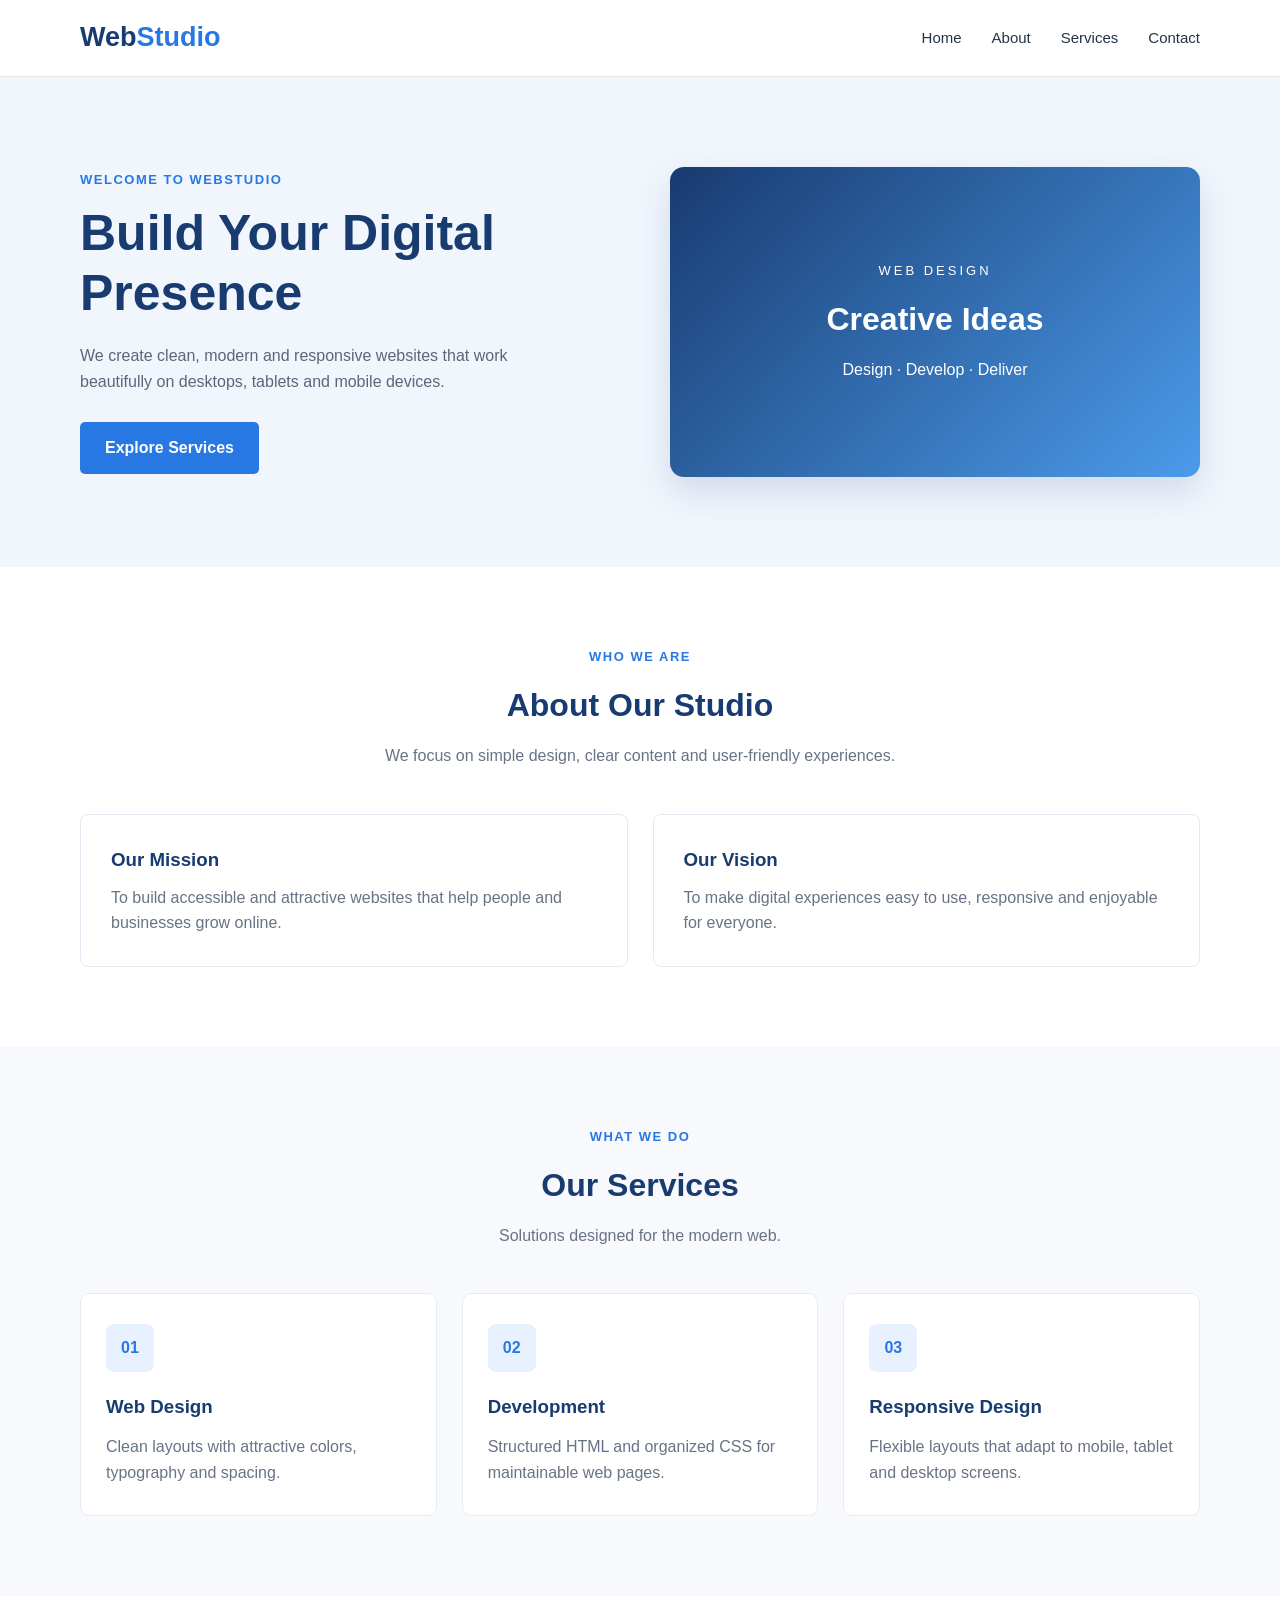
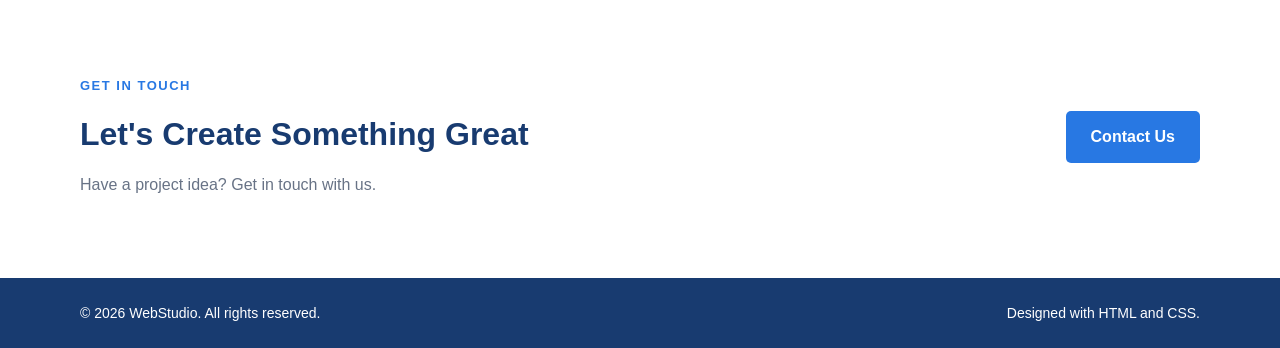
<file: week1 Task/index.html>
<!DOCTYPE html>
<html lang="en">
<head>
    <meta charset="UTF-8">
    <meta name="viewport" content="width=device-width, initial-scale=1.0">

    <title>Web Design | Week 1 Task</title>

    <link rel="stylesheet" href="style.css">
</head>

<body>

    <!-- Header -->
    <header class="header">
        <div class="container header-content">
            <h1 class="logo">Web<span>Studio</span></h1>

            <nav class="navbar">
                <a href="#home">Home</a>
                <a href="#about">About</a>
                <a href="#services">Services</a>
                <a href="#contact">Contact</a>
            </nav>
        </div>
    </header>

    <!-- Hero Section -->
    <main>
        <section class="hero" id="home">
            <div class="container hero-content">
                <div class="hero-text">
                    <p class="tagline">WELCOME TO WEBSTUDIO</p>

                    <h2>Build Your Digital Presence</h2>

                    <p>
                        We create clean, modern and responsive websites
                        that work beautifully on desktops, tablets and
                        mobile devices.
                    </p>

                    <a href="#services" class="btn">Explore Services</a>
                </div>

                <div class="hero-image">
                    <div class="image-placeholder">
                        <span>WEB DESIGN</span>
                        <h3>Creative Ideas</h3>
                        <p>Design · Develop · Deliver</p>
                    </div>
                </div>
            </div>
        </section>

        <!-- About Section -->
        <section class="about section-padding" id="about">
            <div class="container">
                <div class="section-heading">
                    <p class="tagline">WHO WE ARE</p>
                    <h2>About Our Studio</h2>
                    <p>
                        We focus on simple design, clear content and
                        user-friendly experiences.
                    </p>
                </div>

                <div class="about-content">
                    <div class="about-box">
                        <h3>Our Mission</h3>
                        <p>
                            To build accessible and attractive websites
                            that help people and businesses grow online.
                        </p>
                    </div>

                    <div class="about-box">
                        <h3>Our Vision</h3>
                        <p>
                            To make digital experiences easy to use,
                            responsive and enjoyable for everyone.
                        </p>
                    </div>
                </div>
            </div>
        </section>

        <!-- Services Section -->
        <section class="services section-padding" id="services">
            <div class="container">
                <div class="section-heading">
                    <p class="tagline">WHAT WE DO</p>
                    <h2>Our Services</h2>
                    <p>Solutions designed for the modern web.</p>
                </div>

                <div class="service-grid">
                    <article class="service-card">
                        <div class="service-icon">01</div>
                        <h3>Web Design</h3>
                        <p>
                            Clean layouts with attractive colors,
                            typography and spacing.
                        </p>
                    </article>

                    <article class="service-card">
                        <div class="service-icon">02</div>
                        <h3>Development</h3>
                        <p>
                            Structured HTML and organized CSS
                            for maintainable web pages.
                        </p>
                    </article>

                    <article class="service-card">
                        <div class="service-icon">03</div>
                        <h3>Responsive Design</h3>
                        <p>
                            Flexible layouts that adapt to mobile,
                            tablet and desktop screens.
                        </p>
                    </article>
                </div>
            </div>
        </section>

        <!-- Contact Section -->
        <section class="contact section-padding" id="contact">
            <div class="container contact-content">
                <div>
                    <p class="tagline">GET IN TOUCH</p>
                    <h2>Let's Create Something Great</h2>
                    <p>
                        Have a project idea? Get in touch with us.
                    </p>
                </div>

                <a href="mailto:hello@example.com" class="btn">
                    Contact Us
                </a>
            </div>
        </section>
    </main>

    <!-- Footer -->
    <footer class="footer">
        <div class="container footer-content">
            <p>&copy; 2026 WebStudio. All rights reserved.</p>
            <p>Designed with HTML and CSS.</p>
        </div>
    </footer>

</body>
</html>
</file>
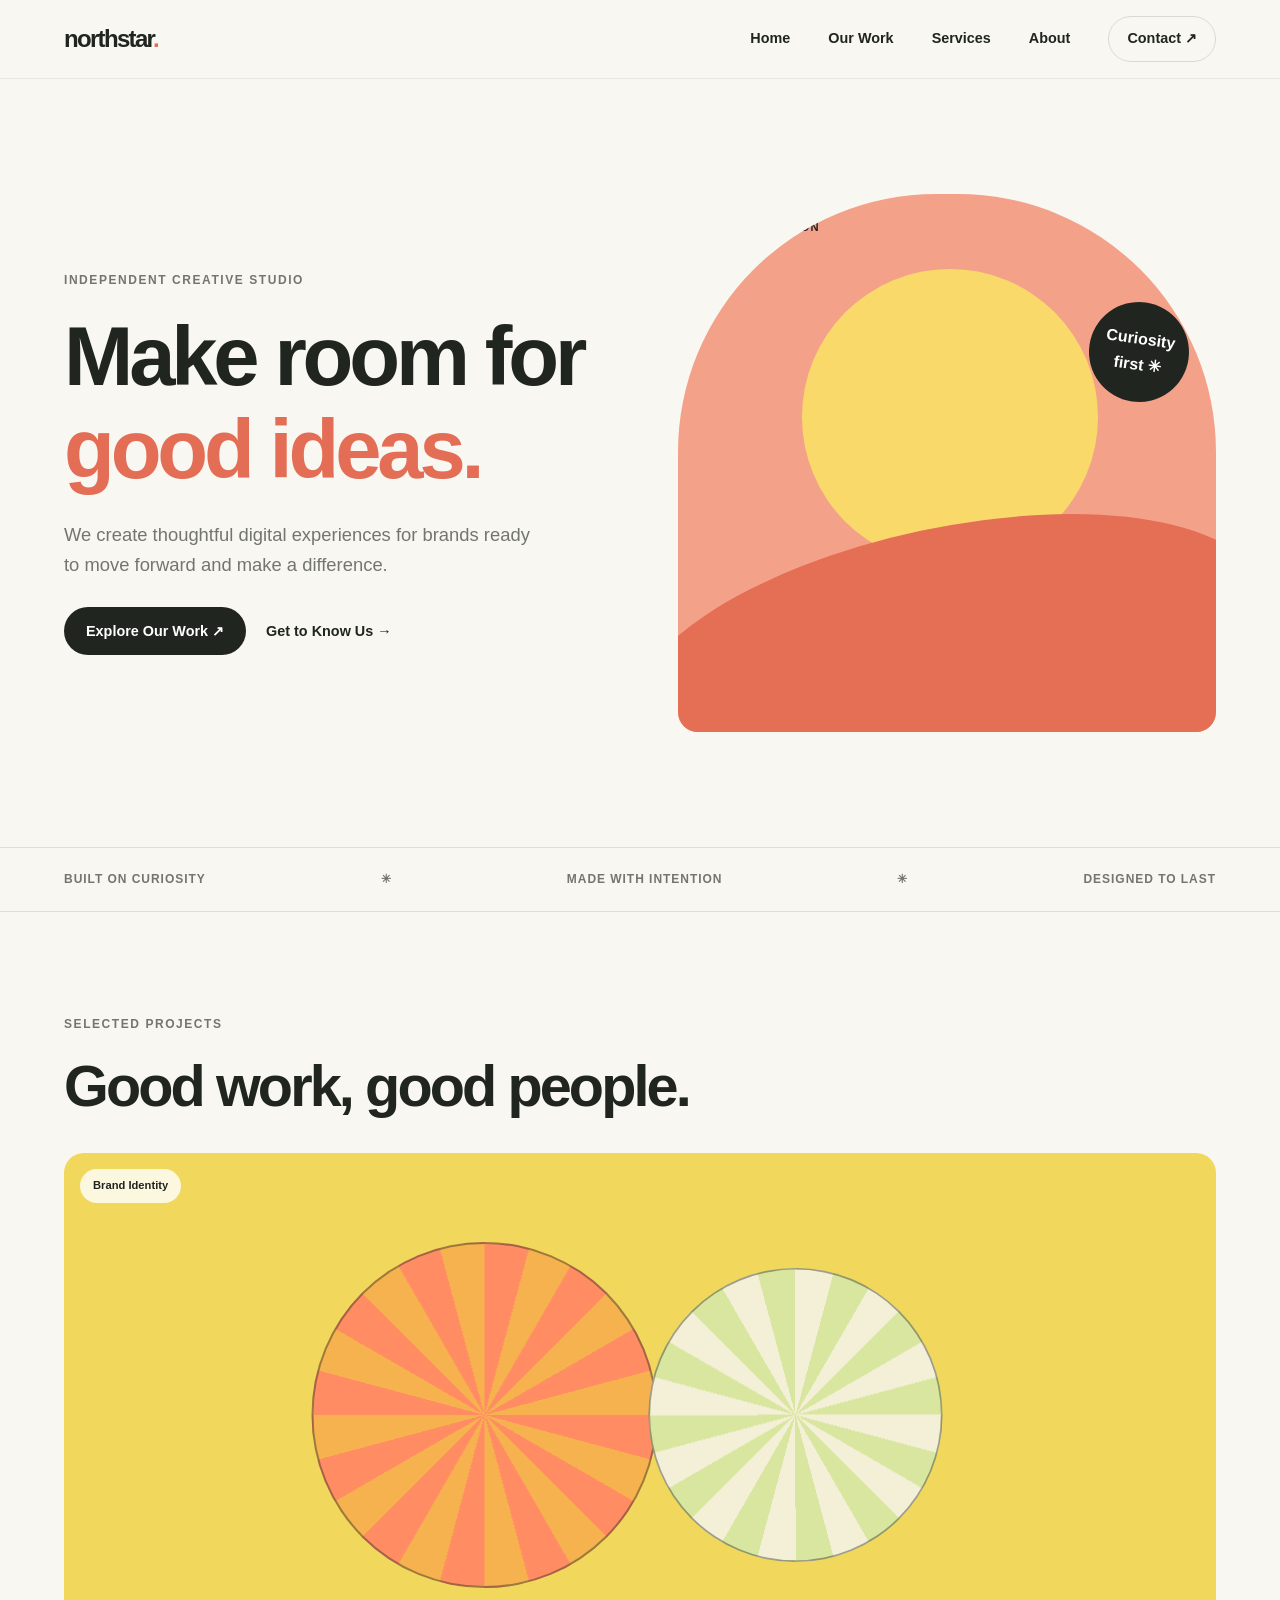
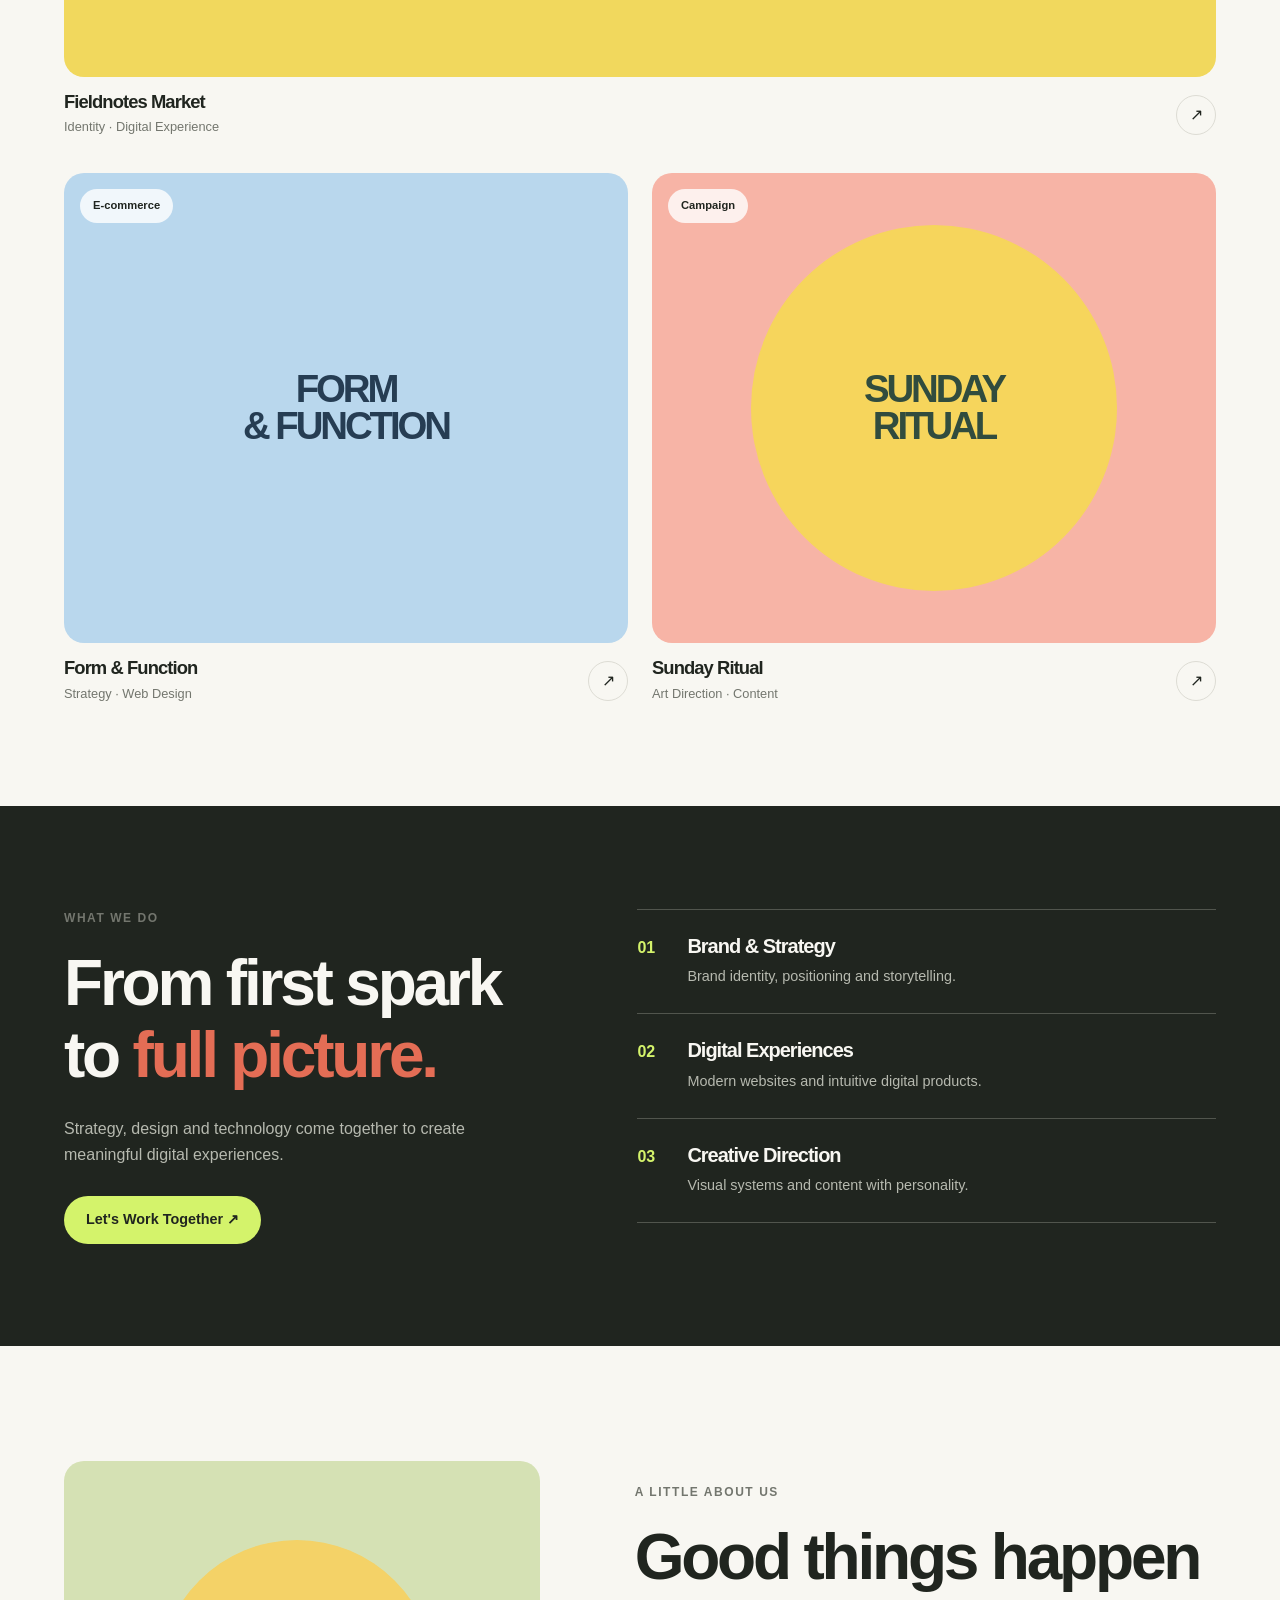
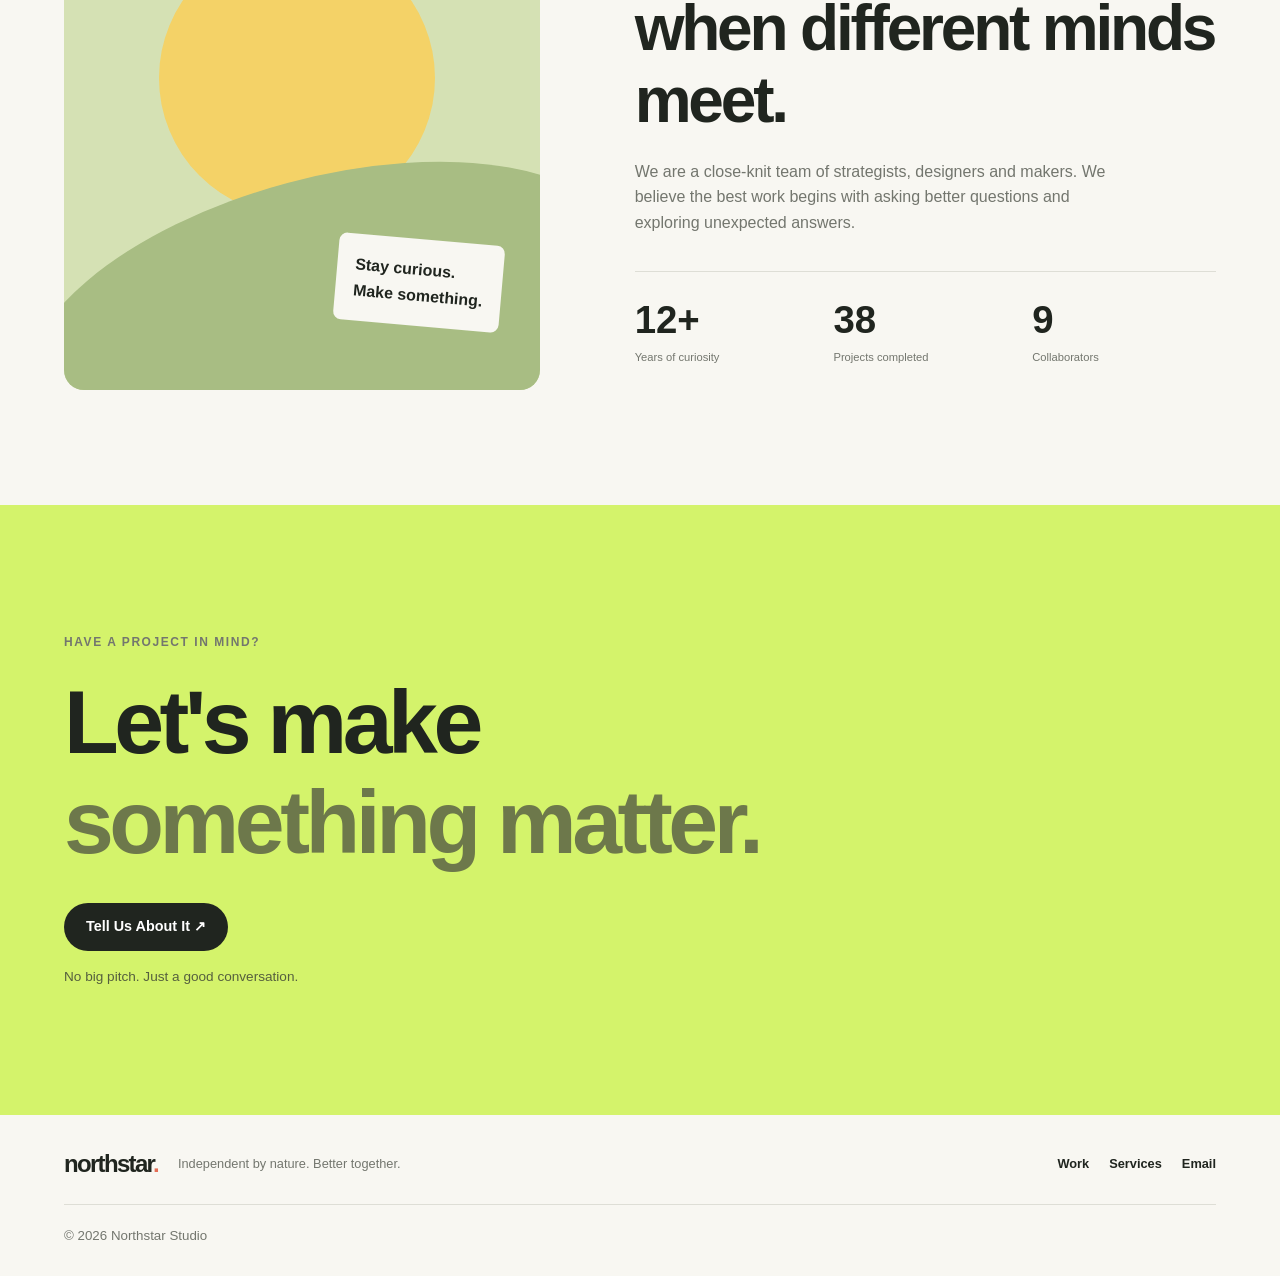
<file: week2 Task/index.html>
<!DOCTYPE html>
<html lang="en">
<head>
  <meta charset="UTF-8">
  <meta name="viewport" content="width=device-width, initial-scale=1.0">
  <meta name="description" content="A responsive creative studio website">
  <title>Northstar Studio | Responsive Website</title>
  <link rel="stylesheet" href="styles.css">
</head>
<body>

  <header class="header">
    <div class="container navbar">
      <a href="#" class="logo">northstar<span>.</span></a>

      <input type="checkbox" id="menu-toggle">
      <label for="menu-toggle" class="menu-icon">☰</label>

      <nav class="nav-links">
        <a href="#home">Home</a>
        <a href="#work">Our Work</a>
        <a href="#services">Services</a>
        <a href="#about">About</a>
        <a href="#contact" class="nav-button">Contact ↗</a>
      </nav>
    </div>
  </header>

  <main>
    <section class="hero container" id="home">
      <div class="hero-content">
        <p class="eyebrow">INDEPENDENT CREATIVE STUDIO</p>
        <h1>Make room for <span>good ideas.</span></h1>
        <p class="description">
          We create thoughtful digital experiences for brands
          ready to move forward and make a difference.
        </p>
        <div class="hero-buttons">
          <a href="#work" class="btn btn-dark">Explore Our Work ↗</a>
          <a href="#about" class="text-link">Get to Know Us →</a>
        </div>
      </div>

      <div class="hero-art" aria-label="Abstract colorful creative artwork" role="img">
        <div class="sun"></div>
        <div class="hill"></div>
        <div class="art-label">IDEAS IN MOTION</div>
        <div class="sticker">Curiosity<br>first ✳</div>
      </div>
    </section>

    <section class="values">
      <div class="container values-inner">
        <span>Built on curiosity</span>
        <span>✳</span>
        <span>Made with intention</span>
        <span>✳</span>
        <span>Designed to last</span>
      </div>
    </section>

    <section class="section container" id="work">
      <div class="section-heading">
        <div>
          <p class="eyebrow">SELECTED PROJECTS</p>
          <h2>Good work, good people.</h2>
        </div>
      </div>

      <div class="project-grid">
        <article class="project-card featured">
          <div class="project-image citrus">
            <span class="chip">Brand Identity</span>
            <div class="circle circle-one"></div>
            <div class="circle circle-two"></div>
          </div>
          <div class="project-info">
            <div>
              <h3>Fieldnotes Market</h3>
              <p>Identity · Digital Experience</p>
            </div>
            <span class="arrow">↗</span>
          </div>
        </article>

        <article class="project-card">
          <div class="project-image blue">
            <span class="chip">E-commerce</span>
            <div class="art-type">FORM<br>& FUNCTION</div>
          </div>
          <div class="project-info">
            <div>
              <h3>Form & Function</h3>
              <p>Strategy · Web Design</p>
            </div>
            <span class="arrow">↗</span>
          </div>
        </article>

        <article class="project-card">
          <div class="project-image pink">
            <span class="chip">Campaign</span>
            <div class="pink-sun"></div>
            <div class="art-type">SUNDAY<br>RITUAL</div>
          </div>
          <div class="project-info">
            <div>
              <h3>Sunday Ritual</h3>
              <p>Art Direction · Content</p>
            </div>
            <span class="arrow">↗</span>
          </div>
        </article>
      </div>
    </section>

    <section class="services" id="services">
      <div class="container services-grid">
        <div>
          <p class="eyebrow">WHAT WE DO</p>
          <h2>From first spark to <span>full picture.</span></h2>
          <p class="muted">
            Strategy, design and technology come together
            to create meaningful digital experiences.
          </p>
          <a href="#contact" class="btn btn-light">Let's Work Together ↗</a>
        </div>

        <div class="service-list">
          <article class="service">
            <span>01</span>
            <div>
              <h3>Brand & Strategy</h3>
              <p>Brand identity, positioning and storytelling.</p>
            </div>
          </article>

          <article class="service">
            <span>02</span>
            <div>
              <h3>Digital Experiences</h3>
              <p>Modern websites and intuitive digital products.</p>
            </div>
          </article>

          <article class="service">
            <span>03</span>
            <div>
              <h3>Creative Direction</h3>
              <p>Visual systems and content with personality.</p>
            </div>
          </article>
        </div>
      </div>
    </section>

    <section class="about container" id="about">
      <div class="about-art">
        <div class="about-sun"></div>
        <div class="about-hill"></div>
        <div class="about-note">Stay curious.<br>Make something.</div>
      </div>

      <div class="about-content">
        <p class="eyebrow">A LITTLE ABOUT US</p>
        <h2>Good things happen when different minds meet.</h2>
        <p class="muted">
          We are a close-knit team of strategists, designers and
          makers. We believe the best work begins with asking
          better questions and exploring unexpected answers.
        </p>

        <div class="stats">
          <div><strong>12+</strong><small>Years of curiosity</small></div>
          <div><strong>38</strong><small>Projects completed</small></div>
          <div><strong>9</strong><small>Collaborators</small></div>
        </div>
      </div>
    </section>

    <section class="contact" id="contact">
      <div class="container">
        <p class="eyebrow">HAVE A PROJECT IN MIND?</p>
        <h2>Let's make<br><span>something matter.</span></h2>
        <a href="mailto:hello@northstar.studio" class="btn btn-dark">
          Tell Us About It ↗
        </a>
        <p class="contact-note">No big pitch. Just a good conversation.</p>
      </div>
    </section>
  </main>

  <footer class="footer">
    <div class="container footer-inner">
      <a href="#" class="logo">northstar<span>.</span></a>
      <p>Independent by nature. Better together.</p>
      <div class="footer-links">
        <a href="#work">Work</a>
        <a href="#services">Services</a>
        <a href="mailto:hello@northstar.studio">Email</a>
      </div>
      <small>© 2026 Northstar Studio</small>
    </div>
  </footer>

</body>
</html>
</file>
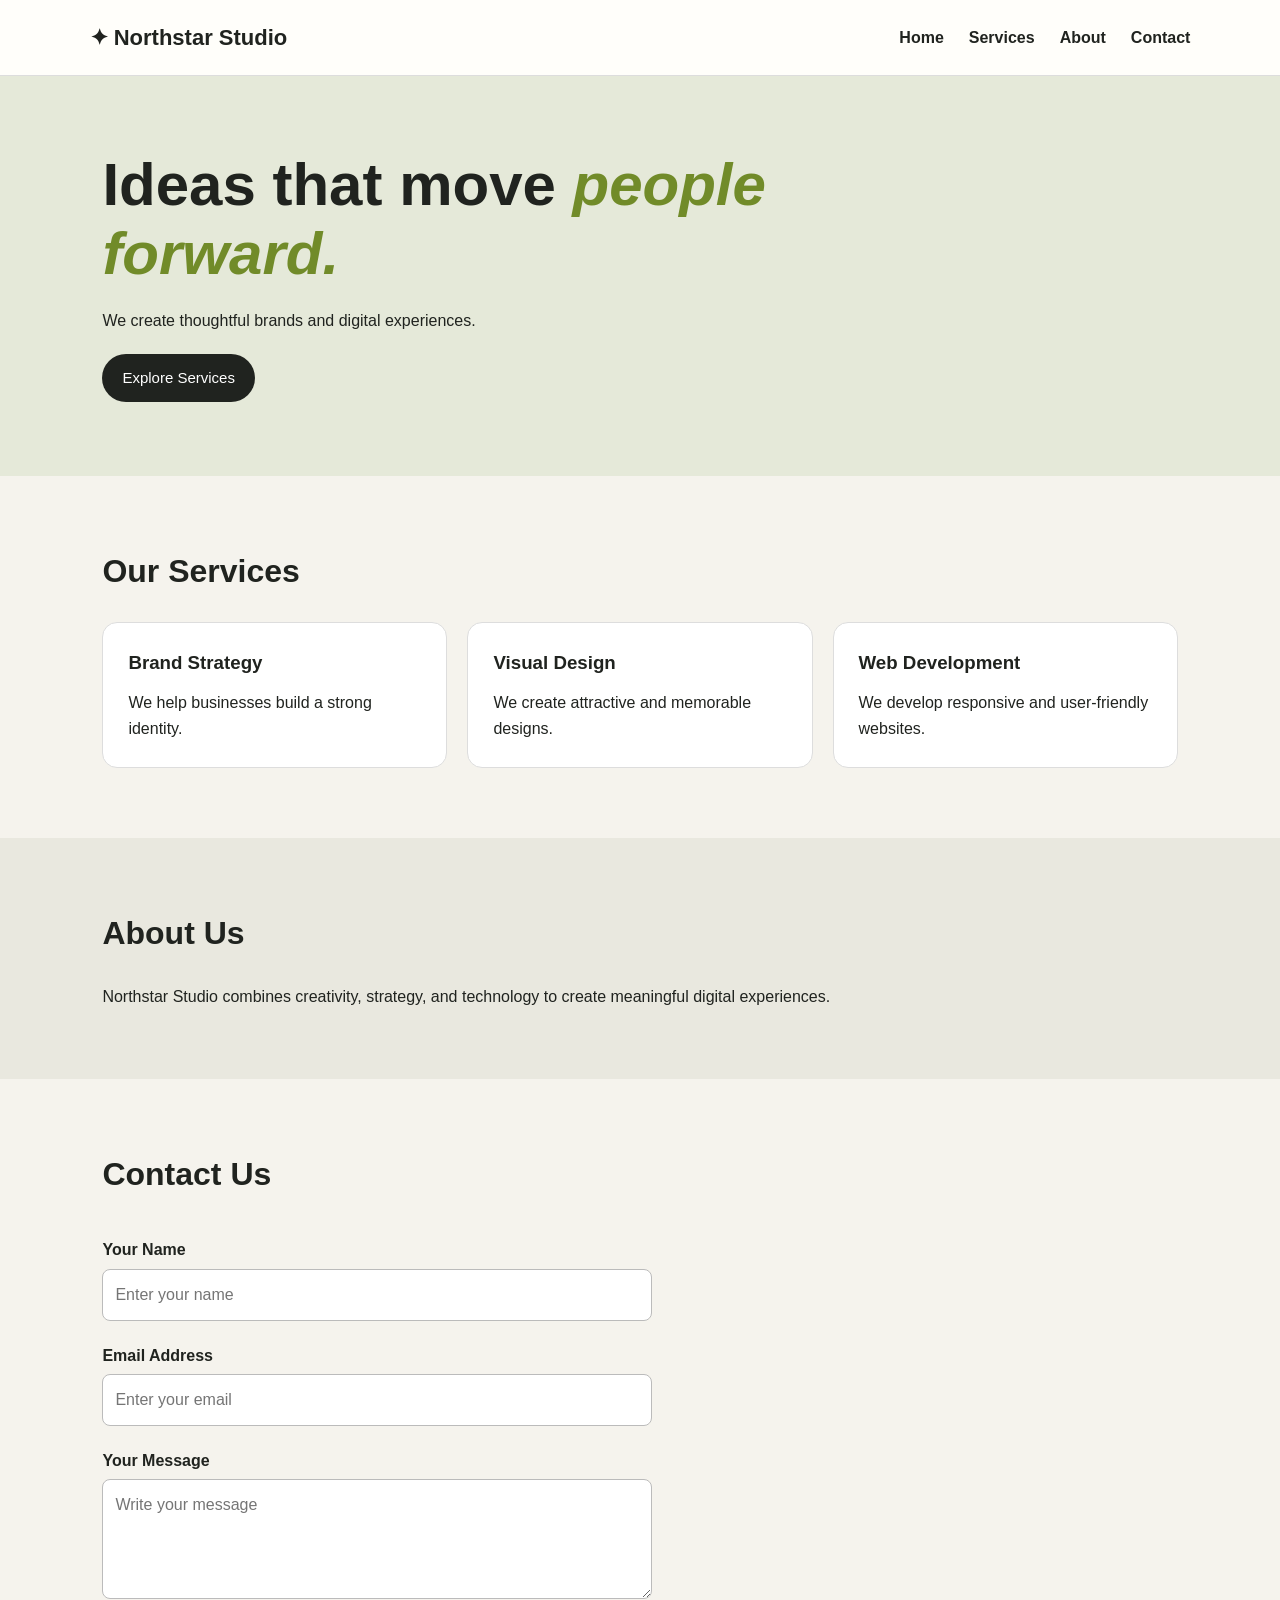
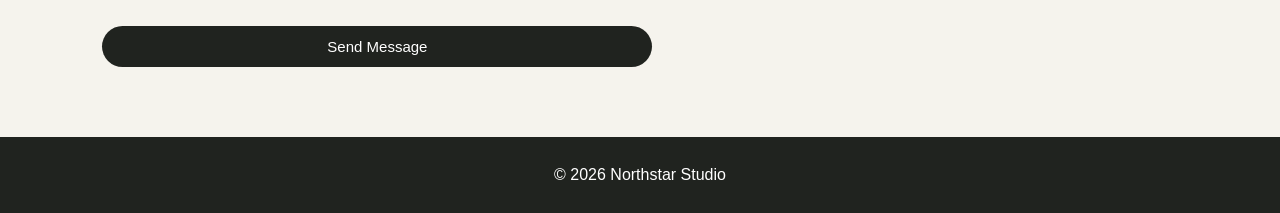
<file: week3 Task/index.html>
<!DOCTYPE html>
<html lang="en">
<head>
    <meta charset="UTF-8">
    <meta name="viewport" content="width=device-width, initial-scale=1.0">
    <title>Northstar Studio</title>
    <link rel="stylesheet" href="styles.css">
    <script src="script.js" defer></script>
</head>
<body>

    <header>
        <h2>✦ Northstar Studio</h2>
        <button id="menu-toggle" aria-expanded="false">
            ☰ Menu
        </button>

        <nav id="primary-nav">
            <a href="#home">Home</a>
            <a href="#services">Services</a>
            <a href="#about">About</a>
            <a href="#contact">Contact</a>
        </nav>
    </header>

    <main>
        <section id="home" class="hero">
            <h1>Ideas that move <em>people forward.</em></h1>
            <p>We create thoughtful brands and digital experiences.</p>
            <a href="#services" class="button">Explore Services</a>
        </section>

        <section id="services">
            <h2>Our Services</h2>
            <div class="cards">
                <article class="card">
                    <h3>Brand Strategy</h3>
                    <p>We help businesses build a strong identity.</p>
                </article>
                <article class="card">
                    <h3>Visual Design</h3>
                    <p>We create attractive and memorable designs.</p>
                </article>
                <article class="card">
                    <h3>Web Development</h3>
                    <p>We develop responsive and user-friendly websites.</p>
                </article>
            </div>
        </section>

        <section id="about">
            <h2>About Us</h2>
            <p>Northstar Studio combines creativity, strategy,
               and technology to create meaningful digital experiences.</p>
        </section>

        <section id="contact">
            <h2>Contact Us</h2>

            <form id="contact-form" novalidate>
                <label for="name">Your Name</label>
                <input type="text" id="name" placeholder="Enter your name">

                <label for="email">Email Address</label>
                <input type="email" id="email" placeholder="Enter your email">

                <label for="message">Your Message</label>
                <textarea id="message" placeholder="Write your message"></textarea>

                <p id="form-message" aria-live="polite"></p>

                <button type="submit" class="button">
                    Send Message
                </button>
            </form>
        </section>
    </main>

    <footer>
        <p>© <span id="current-year"></span> Northstar Studio</p>
    </footer>

</body>
</html>
</file>
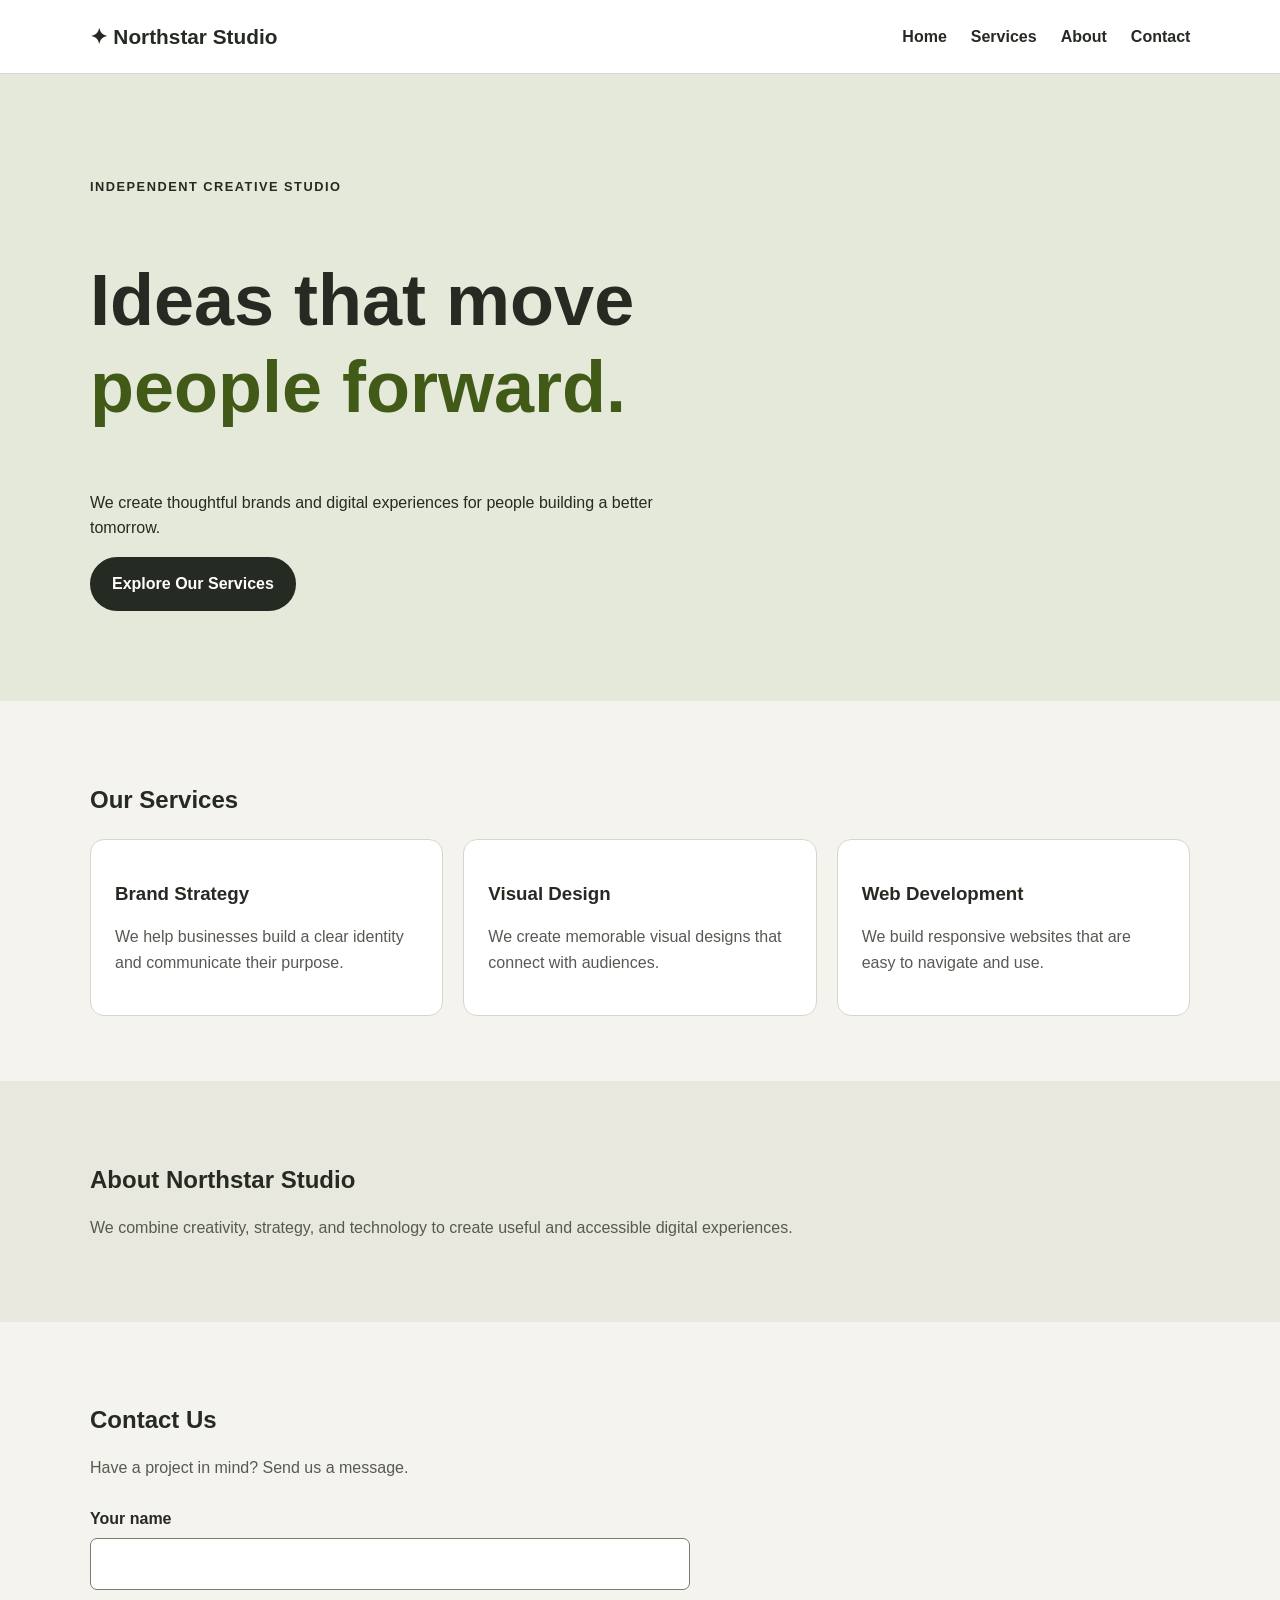
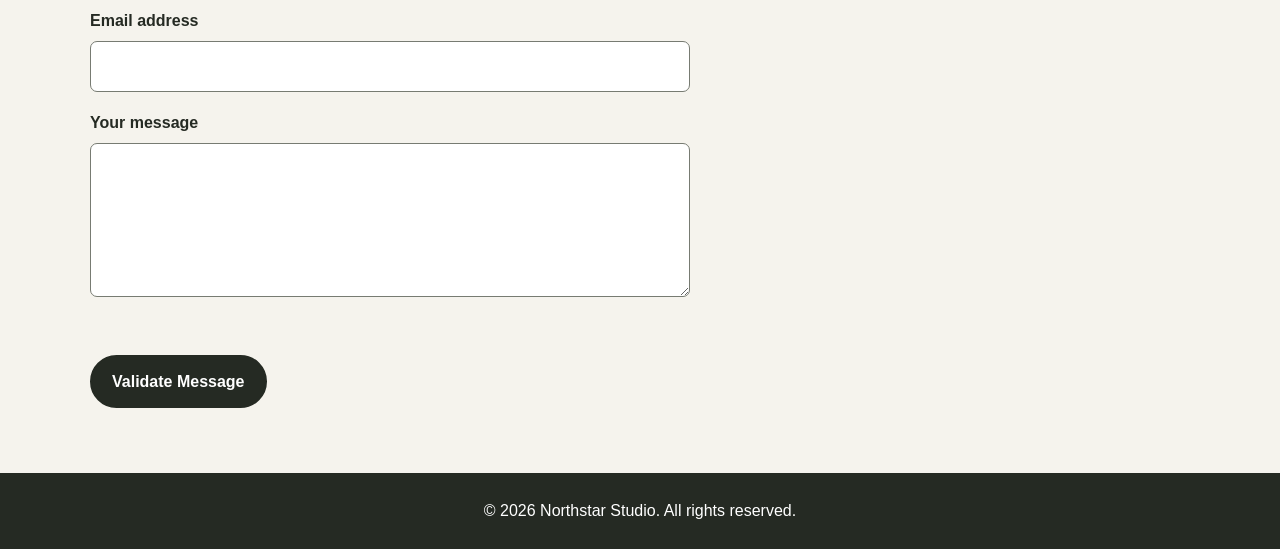
<file: week4 Task/index.html>
<!DOCTYPE html>
<html lang="en">
<head>
    <meta charset="UTF-8">
    <meta name="viewport" content="width=device-width, initial-scale=1.0">

    <meta name="description"
          content="Northstar Studio creates thoughtful brands and accessible digital experiences.">

    <title>Northstar Studio | Creative Agency</title>

    <link rel="stylesheet" href="styles.css">
</head>

<body>
    <a class="skip-link" href="#main-content">Skip to main content</a>

    <header class="site-header">
        <a class="logo" href="#home" aria-label="Northstar Studio home">
            ✦ Northstar Studio
        </a>

        <nav aria-label="Main navigation">
            <ul class="nav-list">
                <li><a href="#home">Home</a></li>
                <li><a href="#services">Services</a></li>
                <li><a href="#about">About</a></li>
                <li><a href="#contact">Contact</a></li>
            </ul>
        </nav>
    </header>

    <main id="main-content">
        <section class="hero" id="home" aria-labelledby="hero-title">
            <div class="container">
                <p class="eyebrow">Independent Creative Studio</p>
                <h1 id="hero-title">
                    Ideas that move <span>people forward.</span>
                </h1>
                <p>
                    We create thoughtful brands and digital experiences
                    for people building a better tomorrow.
                </p>
                <a class="button" href="#services">Explore Our Services</a>
            </div>
        </section>

        <section class="section container" id="services"
                 aria-labelledby="services-title">
            <h2 id="services-title">Our Services</h2>

            <div class="service-grid">
                <article class="card">
                    <h3>Brand Strategy</h3>
                    <p>
                        We help businesses build a clear identity
                        and communicate their purpose.
                    </p>
                </article>

                <article class="card">
                    <h3>Visual Design</h3>
                    <p>
                        We create memorable visual designs
                        that connect with audiences.
                    </p>
                </article>

                <article class="card">
                    <h3>Web Development</h3>
                    <p>
                        We build responsive websites that are
                        easy to navigate and use.
                    </p>
                </article>
            </div>
        </section>

        <section class="about section" id="about"
                 aria-labelledby="about-title">
            <div class="container">
                <h2 id="about-title">About Northstar Studio</h2>
                <p>
                    We combine creativity, strategy, and technology
                    to create useful and accessible digital experiences.
                </p>
            </div>
        </section>

        <section class="section container" id="contact"
                 aria-labelledby="contact-title">
            <h2 id="contact-title">Contact Us</h2>
            <p>Have a project in mind? Send us a message.</p>

            <form id="contact-form">
                <div class="form-group">
                    <label for="name">Your name</label>
                    <input
                        type="text"
                        id="name"
                        name="name"
                        autocomplete="name"
                        required
                        minlength="2"
                    >
                </div>

                <div class="form-group">
                    <label for="email">Email address</label>
                    <input
                        type="email"
                        id="email"
                        name="email"
                        autocomplete="email"
                        required
                    >
                </div>

                <div class="form-group">
                    <label for="message">Your message</label>
                    <textarea
                        id="message"
                        name="message"
                        rows="5"
                        required
                        minlength="10"
                    ></textarea>
                </div>

                <p id="form-feedback" role="status" aria-live="polite"></p>

                <button class="button" type="submit">
                    Validate Message
                </button>
            </form>
        </section>
    </main>

    <footer class="site-footer">
        <p>
            © <span id="current-year">2026</span>
            Northstar Studio. All rights reserved.
        </p>
    </footer>

    <script src="script.js" defer></script>
</body>
</html>
</file>
<file: week1 Task/style.css>
/* ---------- Global Styles ---------- */

* {
    margin: 0;
    padding: 0;
    box-sizing: border-box;
}

html {
    scroll-behavior: smooth;
}

body {
    font-family: Arial, Helvetica, sans-serif;
    line-height: 1.6;
    color: #263248;
    background-color: #ffffff;
}

.container {
    width: 90%;
    max-width: 1120px;
    margin: 0 auto;
}

a {
    text-decoration: none;
}

.section-padding {
    padding: 80px 0;
}

/* ---------- Header ---------- */

.header {
    background-color: #ffffff;
    border-bottom: 1px solid #e5e7eb;
}

.header-content {
    min-height: 76px;
    display: flex;
    align-items: center;
    justify-content: space-between;
    gap: 24px;
}

.logo {
    font-size: 27px;
    color: #183b70;
}

.logo span {
    color: #2878e3;
}

.navbar {
    display: flex;
    align-items: center;
    gap: 30px;
}

.navbar a {
    color: #263248;
    font-size: 15px;
    transition: color 0.3s ease;
}

.navbar a:hover {
    color: #2878e3;
}

/* ---------- Hero Section ---------- */

.hero {
    background-color: #f1f6fd;
    padding: 90px 0;
}

.hero-content {
    display: grid;
    grid-template-columns: 1fr 1fr;
    align-items: center;
    gap: 60px;
}

.tagline {
    color: #2878e3;
    font-size: 13px;
    font-weight: bold;
    letter-spacing: 1.5px;
    margin-bottom: 12px;
}

.hero h2 {
    font-size: clamp(34px, 4vw, 50px);
    line-height: 1.2;
    margin-bottom: 20px;
    color: #183b70;
}

.hero-text > p:not(.tagline) {
    max-width: 480px;
    color: #5c6678;
    margin-bottom: 28px;
}

.btn {
    display: inline-block;
    padding: 13px 25px;
    background-color: #2878e3;
    color: #ffffff;
    border-radius: 5px;
    font-weight: bold;
    transition: background-color 0.3s ease;
}

.btn:hover {
    background-color: #183b70;
}

.image-placeholder {
    min-height: 310px;
    border-radius: 14px;
    background: linear-gradient(135deg, #183b70, #4b9bea);
    display: flex;
    flex-direction: column;
    align-items: center;
    justify-content: center;
    text-align: center;
    color: #ffffff;
    padding: 30px;
    box-shadow: 0 15px 35px rgba(24, 59, 112, 0.15);
}

.image-placeholder span {
    font-size: 13px;
    letter-spacing: 3px;
}

.image-placeholder h3 {
    font-size: 32px;
    margin: 12px 0;
}

/* ---------- Section Headings ---------- */

.section-heading {
    text-align: center;
    max-width: 600px;
    margin: 0 auto 45px;
}

.section-heading h2,
.contact h2 {
    color: #183b70;
    font-size: 32px;
    margin-bottom: 12px;
}

.section-heading > p:last-child {
    color: #687386;
}

/* ---------- About Section ---------- */

.about-content {
    display: grid;
    grid-template-columns: repeat(2, 1fr);
    gap: 25px;
}

.about-box {
    padding: 30px;
    border: 1px solid #e3e9f2;
    border-radius: 8px;
    background-color: #ffffff;
}

.about-box h3 {
    margin-bottom: 10px;
    color: #183b70;
}

.about-box p {
    color: #687386;
}

/* ---------- Services Section ---------- */

.services {
    background-color: #f7f9fc;
}

.service-grid {
    display: grid;
    grid-template-columns: repeat(3, 1fr);
    gap: 25px;
}

.service-card {
    padding: 30px 25px;
    background-color: #ffffff;
    border: 1px solid #e7ebf2;
    border-radius: 9px;
    transition: transform 0.3s ease,
                box-shadow 0.3s ease;
}

.service-card:hover {
    transform: translateY(-5px);
    box-shadow: 0 12px 25px rgba(0, 0, 0, 0.07);
}

.service-icon {
    width: 48px;
    height: 48px;
    background-color: #e8f1ff;
    color: #2878e3;
    border-radius: 8px;
    display: flex;
    align-items: center;
    justify-content: center;
    font-weight: bold;
    margin-bottom: 20px;
}

.service-card h3 {
    margin-bottom: 12px;
    color: #183b70;
}

.service-card p {
    color: #687386;
}

/* ---------- Contact Section ---------- */

.contact {
    background-color: #ffffff;
}

.contact-content {
    display: flex;
    align-items: center;
    justify-content: space-between;
    gap: 30px;
}

.contact h2 {
    max-width: 550px;
}

.contact-content p:last-child {
    color: #687386;
}

/* ---------- Footer ---------- */

.footer {
    background-color: #183b70;
    color: #ffffff;
    padding: 24px 0;
}

.footer-content {
    display: flex;
    justify-content: space-between;
    align-items: center;
    gap: 15px;
    font-size: 14px;
}

/* ---------- Tablet Screens ---------- */

@media (max-width: 768px) {
    .header-content {
        flex-direction: column;
        justify-content: center;
        padding: 18px 0;
    }

    .navbar {
        justify-content: center;
        flex-wrap: wrap;
        gap: 15px 22px;
    }

    .hero {
        padding: 60px 0;
    }

    .hero-content {
        grid-template-columns: 1fr;
        gap: 35px;
    }

    .hero-text {
        text-align: center;
    }

    .hero-text > p:not(.tagline) {
        margin-left: auto;
        margin-right: auto;
    }

    .image-placeholder {
        min-height: 250px;
    }

    .service-grid {
        grid-template-columns: repeat(2, 1fr);
    }

    .contact-content {
        flex-direction: column;
        align-items: flex-start;
    }
}

/* ---------- Mobile Screens ---------- */

@media (max-width: 480px) {
    .container {
        width: 92%;
    }

    .section-padding {
        padding: 55px 0;
    }

    .logo {
        font-size: 24px;
    }

    .navbar {
        gap: 12px 16px;
    }

    .navbar a {
        font-size: 14px;
    }

    .hero h2 {
        font-size: 34px;
    }

    .image-placeholder {
        min-height: 210px;
    }

    .image-placeholder h3 {
        font-size: 26px;
    }

    .section-heading h2,
    .contact h2 {
        font-size: 27px;
    }

    .about-content,
    .service-grid {
        grid-template-columns: 1fr;
    }

    .about-box,
    .service-card {
        padding: 24px;
    }

    .footer-content {
        flex-direction: column;
        text-align: center;
    }
}
</file>
<file: week2 Task/styles.css>
/* ---------- Global styles ---------- */
:root {
  --ink: #20251f;
  --paper: #f8f7f2;
  --muted: #73766e;
  --lime: #d4f36b;
  --coral: #e46d55;
  --blue: #b9d7ed;
  --radius: 20px;
  --gutter: clamp(18px, 5vw, 64px);
  --max-width: 1160px;
}

* {
  box-sizing: border-box;
  margin: 0;
  padding: 0;
}

html {
  scroll-behavior: smooth;
  scroll-padding-top: 90px;
}

body {
  background: var(--paper);
  color: var(--ink);
  font-family: Arial, Helvetica, sans-serif;
  line-height: 1.6;
}

a {
  color: inherit;
  text-decoration: none;
}

.container {
  width: min(var(--max-width), calc(100% - 2 * var(--gutter)));
  margin-inline: auto;
}

h1, h2, h3 {
  line-height: 1.12;
  letter-spacing: -0.05em;
}

h1, h2 {
  font-size: clamp(2.4rem, 5vw, 4.5rem);
}

p {
  margin-bottom: 1rem;
}

a:focus-visible,
input:focus-visible + .menu-icon {
  outline: 3px solid var(--coral);
  outline-offset: 4px;
}

/* ---------- Header and navigation ---------- */
.header {
  position: sticky;
  top: 0;
  z-index: 10;
  background: rgba(248, 247, 242, 0.95);
  backdrop-filter: blur(12px);
  border-bottom: 1px solid #e7e6df;
}

.navbar {
  min-height: 78px;
  display: flex;
  align-items: center;
  justify-content: space-between;
  gap: 24px;
}

.logo {
  font-size: 1.5rem;
  font-weight: 800;
  letter-spacing: -0.07em;
}

.logo span {
  color: var(--coral);
}

.nav-links {
  display: flex;
  align-items: center;
  gap: clamp(18px, 3vw, 38px);
  font-size: 0.9rem;
  font-weight: 600;
}

.nav-links a:hover,
.footer-links a:hover {
  color: var(--coral);
}

.nav-button {
  border: 1px solid #d9d9d1;
  padding: 10px 18px;
  border-radius: 30px;
}

#menu-toggle,
.menu-icon {
  display: none;
}

/* ---------- Hero section ---------- */
.hero {
  display: grid;
  grid-template-columns: 1fr 1fr;
  align-items: center;
  gap: clamp(30px, 6vw, 80px);
  padding-block: clamp(65px, 9vw, 120px);
}

.eyebrow {
  color: var(--muted);
  font-size: 0.75rem;
  font-weight: 700;
  letter-spacing: 0.13em;
  margin-bottom: 20px;
}

.hero h1 {
  font-size: clamp(3rem, 6.5vw, 6rem);
  margin-bottom: 24px;
}

.hero h1 span,
.services h2 span,
.contact h2 span {
  color: var(--coral);
}

.description,
.muted {
  color: var(--muted);
  max-width: 480px;
}

.description {
  font-size: clamp(1rem, 1.5vw, 1.15rem);
  margin-bottom: 28px;
}

.hero-buttons {
  display: flex;
  align-items: center;
  flex-wrap: wrap;
  gap: 20px;
}

.btn {
  min-height: 48px;
  display: inline-flex;
  align-items: center;
  justify-content: center;
  gap: 18px;
  padding: 12px 22px;
  border-radius: 40px;
  font-size: 0.9rem;
  font-weight: 700;
  transition: transform 0.2s ease;
}

.btn:hover {
  transform: translateY(-3px);
}

.btn-dark {
  background: var(--ink);
  color: white;
}

.btn-light {
  background: var(--lime);
  color: var(--ink);
}

.text-link {
  font-weight: 700;
  font-size: 0.9rem;
}

/* CSS-generated hero illustration */
.hero-art {
  min-height: 400px;
  aspect-ratio: 1 / 1;
  position: relative;
  overflow: hidden;
  border-radius: 48% 48% 20px 20px;
  background: #f4a18a;
}

.sun {
  position: absolute;
  width: 55%;
  aspect-ratio: 1;
  left: 23%;
  top: 14%;
  border-radius: 50%;
  background: #f8d96a;
}

.hill {
  position: absolute;
  width: 120%;
  height: 48%;
  bottom: -10%;
  left: -10%;
  border-radius: 50% 50% 0 0;
  background: #e56f55;
  transform: rotate(-12deg);
}

.art-label {
  position: absolute;
  top: 25px;
  left: 25px;
  font-size: 0.7rem;
  font-weight: 700;
  letter-spacing: 0.12em;
}

.sticker {
  position: absolute;
  top: 20%;
  right: 5%;
  width: 100px;
  height: 100px;
  border-radius: 50%;
  display: grid;
  place-content: center;
  text-align: center;
  color: white;
  background: var(--ink);
  font-weight: 700;
  transform: rotate(8deg);
}

/* ---------- Values band ---------- */
.values {
  border-block: 1px solid #deded6;
}

.values-inner {
  display: flex;
  align-items: center;
  justify-content: space-between;
  flex-wrap: wrap;
  gap: 15px;
  padding-block: 22px;
  color: var(--muted);
  font-size: 0.75rem;
  font-weight: 700;
  text-transform: uppercase;
  letter-spacing: 0.08em;
}

/* ---------- Projects ---------- */
.section {
  padding-block: clamp(65px, 8vw, 110px);
}

.section-heading {
  margin-bottom: 35px;
}

.section-heading h2 {
  font-size: clamp(2.2rem, 4.5vw, 4rem);
}

.project-grid {
  display: grid;
  grid-template-columns: repeat(2, minmax(0, 1fr));
  gap: 35px 24px;
}

.project-card {
  min-width: 0;
}

.featured {
  grid-column: 1 / -1;
}

.project-image {
  position: relative;
  display: grid;
  place-items: center;
  overflow: hidden;
  min-height: 270px;
  aspect-ratio: 1.2 / 1;
  border-radius: var(--radius);
}

.featured .project-image {
  aspect-ratio: 2.2 / 1;
}

.citrus {
  background: #f1d85d;
}

.blue {
  background: var(--blue);
}

.pink {
  background: #f7b4a6;
}

.chip {
  position: absolute;
  z-index: 2;
  top: 16px;
  left: 16px;
  padding: 8px 13px;
  background: rgba(255, 255, 255, 0.8);
  border-radius: 30px;
  font-size: 0.7rem;
  font-weight: 700;
}

.circle {
  position: absolute;
  width: 30%;
  aspect-ratio: 1;
  border-radius: 50%;
  background: repeating-conic-gradient(
    #ff8c62 0deg 15deg,
    #f5b24e 15deg 30deg
  );
  border: 2px solid rgba(32, 37, 31, 0.4);
}

.circle-one {
  transform: translateX(-45%);
}

.circle-two {
  background: repeating-conic-gradient(
    #f4f0d7 0deg 15deg,
    #d8e6a0 15deg 30deg
  );
  transform: translateX(45%) scale(0.85);
}

.art-type {
  z-index: 1;
  text-align: center;
  font-size: clamp(1.6rem, 3vw, 3rem);
  line-height: 0.95;
  font-weight: 900;
  letter-spacing: -0.08em;
}

.blue .art-type {
  color: #263d53;
}

.pink .art-type {
  color: #314c3e;
}

.pink-sun {
  position: absolute;
  width: 65%;
  aspect-ratio: 1;
  border-radius: 50%;
  background: #f6d55c;
}

.project-info {
  display: flex;
  justify-content: space-between;
  align-items: center;
  gap: 12px;
  padding-top: 15px;
}

.project-info h3 {
  font-size: 1.15rem;
  margin-bottom: 5px;
}

.project-info p {
  margin: 0;
  font-size: 0.8rem;
  color: var(--muted);
}

.arrow {
  width: 40px;
  height: 40px;
  display: grid;
  place-items: center;
  border: 1px solid #dddcd4;
  border-radius: 50%;
}

/* ---------- Services ---------- */
.services {
  padding-block: clamp(65px, 8vw, 110px);
  background: var(--ink);
  color: var(--paper);
}

.services-grid {
  display: grid;
  grid-template-columns: 0.9fr 1.1fr;
  gap: clamp(40px, 8vw, 100px);
}

.services h2 {
  margin-bottom: 25px;
}

.services .muted {
  margin-bottom: 28px;
  color: #b6b9af;
}

.service-list {
  border-top: 1px solid #51554d;
}

.service {
  display: grid;
  grid-template-columns: 35px 1fr;
  gap: 15px;
  padding-block: 25px;
  border-bottom: 1px solid #51554d;
}

.service > span {
  color: var(--lime);
  font-weight: 700;
}

.service h3 {
  font-size: 1.25rem;
  margin-bottom: 8px;
}

.service p {
  color: #b6b9af;
  margin: 0;
  font-size: 0.9rem;
}

/* ---------- About ---------- */
.about {
  display: grid;
  grid-template-columns: 0.9fr 1.1fr;
  align-items: center;
  gap: clamp(35px, 8vw, 95px);
  padding-block: clamp(70px, 9vw, 120px);
}

.about-art {
  min-height: 400px;
  aspect-ratio: 0.9 / 1;
  position: relative;
  overflow: hidden;
  border-radius: var(--radius);
  background: #d5e1b4;
}

.about-sun {
  position: absolute;
  top: 15%;
  left: 20%;
  width: 58%;
  aspect-ratio: 1;
  border-radius: 50%;
  background: #f4d267;
}

.about-hill {
  position: absolute;
  width: 130%;
  height: 55%;
  left: -10%;
  bottom: -15%;
  border-radius: 50% 50% 0 0;
  background: #a8bd83;
  transform: rotate(-15deg);
}

.about-note {
  position: absolute;
  right: 8%;
  bottom: 12%;
  z-index: 1;
  padding: 18px;
  background: var(--paper);
  border-radius: 8px;
  font-weight: 800;
  transform: rotate(5deg);
}

.about-content h2 {
  margin-bottom: 22px;
}

.stats {
  display: grid;
  grid-template-columns: repeat(3, minmax(0, 1fr));
  gap: 15px;
  margin-top: 35px;
  padding-top: 25px;
  border-top: 1px solid #deded6;
}

.stats strong {
  display: block;
  font-size: clamp(1.6rem, 3vw, 2.5rem);
  line-height: 1.2;
}

.stats small {
  color: var(--muted);
  font-size: 0.7rem;
}

/* ---------- Contact ---------- */
.contact {
  position: relative;
  padding-block: clamp(70px, 10vw, 130px);
  overflow: hidden;
  background: var(--lime);
}

.contact h2 {
  font-size: clamp(3rem, 7vw, 6rem);
  margin-bottom: 30px;
}

.contact h2 span {
  color: #6d784b;
}

.contact-note {
  margin: 15px 0 0;
  color: #555f3e;
  font-size: 0.85rem;
}

/* ---------- Footer ---------- */
.footer-inner {
  display: flex;
  align-items: center;
  flex-wrap: wrap;
  gap: 20px;
  padding-block: 30px;
}

.footer-inner > p {
  margin: 0 auto 0 0;
  color: var(--muted);
  font-size: 0.8rem;
}

.footer-links {
  display: flex;
  gap: 20px;
  font-size: 0.8rem;
  font-weight: 600;
}

.footer-inner small {
  width: 100%;
  padding-top: 20px;
  border-top: 1px solid #deded6;
  color: var(--muted);
}

/* ---------- Tablet ---------- */
@media (max-width: 900px) {
  .hero {
    gap: 30px;
  }

  .hero-art {
    min-height: 300px;
  }

  .services-grid,
  .about {
    gap: 35px;
  }

  .project-image {
    min-height: 220px;
  }
}

/* ---------- Mobile navigation and layout ---------- */
@media (max-width: 680px) {
  .navbar {
    min-height: 68px;
    flex-wrap: wrap;
  }

  #menu-toggle {
    position: absolute;
    width: 1px;
    height: 1px;
    opacity: 0;
  }

  .menu-icon {
    display: block;
    cursor: pointer;
    font-size: 1.7rem;
    padding: 5px;
  }

  .nav-links {
    display: none;
    order: 3;
    width: 100%;
    align-items: stretch;
    flex-direction: column;
    gap: 0;
    padding-bottom: 15px;
  }

  .nav-links a {
    padding: 12px 0;
    border-top: 1px solid #deded6;
  }

  .nav-links .nav-button {
    padding: 10px 14px;
    margin-top: 8px;
  }

  #menu-toggle:checked ~ .nav-links {
    display: flex;
  }

  .hero {
    grid-template-columns: 1fr;
    padding-block: 55px;
  }

  .hero-art {
    width: 100%;
    min-height: 0;
    aspect-ratio: 1 / 0.95;
  }

  .hero h1 {
    font-size: clamp(3rem, 11vw, 4.5rem);
  }

  .values-inner {
    justify-content: center;
    gap: 12px;
    font-size: 0.65rem;
  }

  .project-grid {
    gap: 28px 15px;
  }

  .project-image {
    min-height: 180px;
  }

  .featured .project-image {
    aspect-ratio: 1.3 / 1;
  }

  .services-grid,
  .about {
    grid-template-columns: 1fr;
  }

  .about-art {
    min-height: 320px;
  }

  .footer-inner > p {
    width: calc(100% - 150px);
    margin: 0;
  }
}

/* ---------- Small phones ---------- */
@media (max-width: 440px) {
  :root {
    --gutter: 18px;
  }

  .hero-buttons {
    align-items: flex-start;
    flex-direction: column;
  }

  .hero-art {
    aspect-ratio: 1 / 1;
  }

  .project-grid {
    grid-template-columns: 1fr;
  }

  .featured {
    grid-column: auto;
  }

  .featured .project-image,
  .project-image {
    aspect-ratio: 1.15 / 1;
    min-height: 240px;
  }

  .stats {
    gap: 8px;
  }

  .stats small {
    font-size: 0.65rem;
  }

  .about-art {
    min-height: 280px;
  }

  .footer-inner > p {
    width: 100%;
    order: 3;
  }

  .footer-links {
    width: 100%;
    order: 4;
  }
}

/* ---------- Reduced motion accessibility ---------- */
@media (prefers-reduced-motion: reduce) {
  html {
    scroll-behavior: auto;
  }

  *,
  *::before,
  *::after {
    transition-duration: 0.01ms !important;
  }
}
</file>
<file: week3 Task/styles.css>
* {
    margin: 0;
    padding: 0;
    box-sizing: border-box;
}

html {
    scroll-behavior: smooth;
}

body {
    font-family: Arial, sans-serif;
    background: #f5f3ed;
    color: #20231f;
    line-height: 1.6;
}

header {
    background: #fffefa;
    padding: 20px 7%;
    display: flex;
    align-items: center;
    justify-content: space-between;
    flex-wrap: wrap;
    position: sticky;
    top: 0;
    z-index: 10;
    border-bottom: 1px solid #ddd;
}

header h2 {
    font-size: 22px;
}

nav {
    display: flex;
    gap: 25px;
}

nav a {
    color: #20231f;
    text-decoration: none;
    font-weight: bold;
}

nav a:hover {
    color: #789520;
}

#menu-toggle {
    display: none;
    padding: 8px 12px;
    border: 1px solid #ccc;
    border-radius: 6px;
    background: transparent;
    cursor: pointer;
}

section {
    padding: 70px 8%;
    scroll-margin-top: 90px;
}

.hero {
    min-height: 400px;
    display: flex;
    flex-direction: column;
    align-items: flex-start;
    justify-content: center;
    background: #e5e9d9;
}

.hero h1 {
    font-size: clamp(36px, 6vw, 60px);
    max-width: 700px;
    line-height: 1.15;
}

.hero em {
    color: #718b29;
}

.hero p {
    margin: 20px 0;
}

.button {
    display: inline-block;
    padding: 12px 20px;
    background: #20231f;
    color: white;
    border: none;
    border-radius: 25px;
    text-decoration: none;
    cursor: pointer;
    font-size: 15px;
}

.button:hover {
    background: #52652a;
}

section h2 {
    margin-bottom: 25px;
    font-size: 32px;
}

.cards {
    display: grid;
    grid-template-columns: repeat(3, 1fr);
    gap: 20px;
}

.card {
    padding: 25px;
    background: white;
    border: 1px solid #ddd;
    border-radius: 15px;
    transition: transform 0.2s;
}

.card:hover {
    transform: translateY(-5px);
}

.card h3 {
    margin-bottom: 12px;
}

#about {
    background: #e9e8df;
}

form {
    max-width: 550px;
    display: flex;
    flex-direction: column;
}

form label {
    margin: 12px 0 6px;
    font-weight: bold;
}

input,
textarea {
    width: 100%;
    padding: 12px;
    margin-bottom: 10px;
    border: 1px solid #bbb;
    border-radius: 8px;
    font: inherit;
}

textarea {
    min-height: 120px;
    resize: vertical;
}

input:focus,
textarea:focus {
    outline: 2px solid #91ae42;
    border-color: #91ae42;
}

#form-message {
    margin: 5px 0 12px;
    font-weight: bold;
}

.success {
    color: #4b771f;
}

.error {
    color: #c0392b;
}

footer {
    text-align: center;
    padding: 25px;
    background: #20231f;
    color: white;
}

@media (max-width: 700px) {
    header {
        gap: 15px;
    }

    #menu-toggle {
        display: block;
    }

    nav {
        display: none;
        flex-direction: column;
        width: 100%;
        gap: 0;
    }

    nav.open {
        display: flex;
    }

    nav a {
        padding: 12px 0;
        border-top: 1px solid #eee;
    }

    .cards {
        grid-template-columns: 1fr;
    }

    section {
        padding: 50px 6%;
    }
}
</file>
<file: week4 Task/styles.css>
:root {
    --primary: #252a23;
    --accent: #d5f36a;
    --background: #f5f3ed;
    --surface: #ffffff;
    --text: #252a23;
    --muted: #555a52;
    --border: #d5d7ce;
    --content-width: 1100px;
}

* {
    box-sizing: border-box;
}

html {
    scroll-behavior: smooth;
    scroll-padding-top: 24px;
}

body {
    margin: 0;
    font-family: Arial, Helvetica, sans-serif;
    line-height: 1.6;
    color: var(--text);
    background: var(--background);
}

img {
    display: block;
    max-width: 100%;
    height: auto;
}

a {
    color: inherit;
}

a:focus-visible,
button:focus-visible,
input:focus-visible,
textarea:focus-visible {
    outline: 3px solid #53751b;
    outline-offset: 3px;
}

.skip-link {
    position: absolute;
    top: -100px;
    left: 12px;
    padding: 12px 16px;
    background: var(--accent);
    color: var(--primary);
    z-index: 100;
}

.skip-link:focus {
    top: 12px;
}

.site-header {
    display: flex;
    align-items: center;
    justify-content: space-between;
    gap: 24px;
    padding: 20px 7%;
    background: var(--surface);
    border-bottom: 1px solid var(--border);
}

.logo {
    font-size: 1.3rem;
    font-weight: 700;
    text-decoration: none;
}

.nav-list {
    display: flex;
    flex-wrap: wrap;
    gap: 24px;
    margin: 0;
    padding: 0;
    list-style: none;
}

.nav-list a {
    font-weight: 600;
    text-decoration: none;
}

.nav-list a:hover {
    text-decoration: underline;
    text-underline-offset: 5px;
}

.container {
    width: min(100% - 40px, var(--content-width));
    margin-inline: auto;
}

.hero {
    padding: 90px 0;
    background: #e5e9d9;
}

.eyebrow {
    font-size: 0.8rem;
    font-weight: 700;
    letter-spacing: 1.5px;
    text-transform: uppercase;
}

h1,
h2,
h3 {
    line-height: 1.2;
}

h1 {
    max-width: 750px;
    font-size: clamp(2.5rem, 6vw, 4.5rem);
}

h1 span {
    color: #425a17;
}

.hero p {
    max-width: 600px;
}

.button {
    display: inline-block;
    padding: 12px 20px;
    border: 2px solid var(--primary);
    border-radius: 30px;
    background: var(--primary);
    color: #ffffff;
    font: inherit;
    font-weight: 700;
    text-decoration: none;
    cursor: pointer;
}

.button:hover {
    background: #41483b;
}

.section {
    padding-block: 65px;
}

.service-grid {
    display: grid;
    grid-template-columns: repeat(3, minmax(0, 1fr));
    gap: 20px;
    margin-top: 25px;
}

.card {
    padding: 24px;
    border: 1px solid var(--border);
    border-radius: 14px;
    background: var(--surface);
}

.card p,
.about p,
#contact > p {
    color: var(--muted);
}

.about {
    padding-block: 65px;
    background: #e9e8df;
}

form {
    max-width: 600px;
    margin-top: 25px;
}

.form-group {
    display: grid;
    gap: 7px;
    margin-bottom: 18px;
}

label {
    font-weight: 700;
}

input,
textarea {
    width: 100%;
    padding: 12px;
    border: 1px solid #777b72;
    border-radius: 7px;
    background: #ffffff;
    color: #20231f;
    font: inherit;
}

textarea {
    resize: vertical;
}

#form-feedback {
    min-height: 1.5em;
    font-weight: 700;
}

#form-feedback.success {
    color: #315d12;
}

#form-feedback.error {
    color: #a32121;
}

.site-footer {
    padding: 25px 20px;
    background: var(--primary);
    color: #ffffff;
    text-align: center;
}

.site-footer p {
    margin: 0;
}

@media (max-width: 700px) {
    .site-header {
        align-items: flex-start;
        flex-direction: column;
        padding: 18px 20px;
    }

    .nav-list {
        gap: 12px 20px;
    }

    .hero {
        padding-block: 60px;
    }

    .service-grid {
        grid-template-columns: 1fr;
    }

    .section {
        padding-block: 45px;
    }
}

@media (prefers-reduced-motion: reduce) {
    html {
        scroll-behavior: auto;
    }

    *,
    *::before,
    *::after {
        animation-duration: 0.01ms !important;
        transition-duration: 0.01ms !important;
    }
}
</file>
